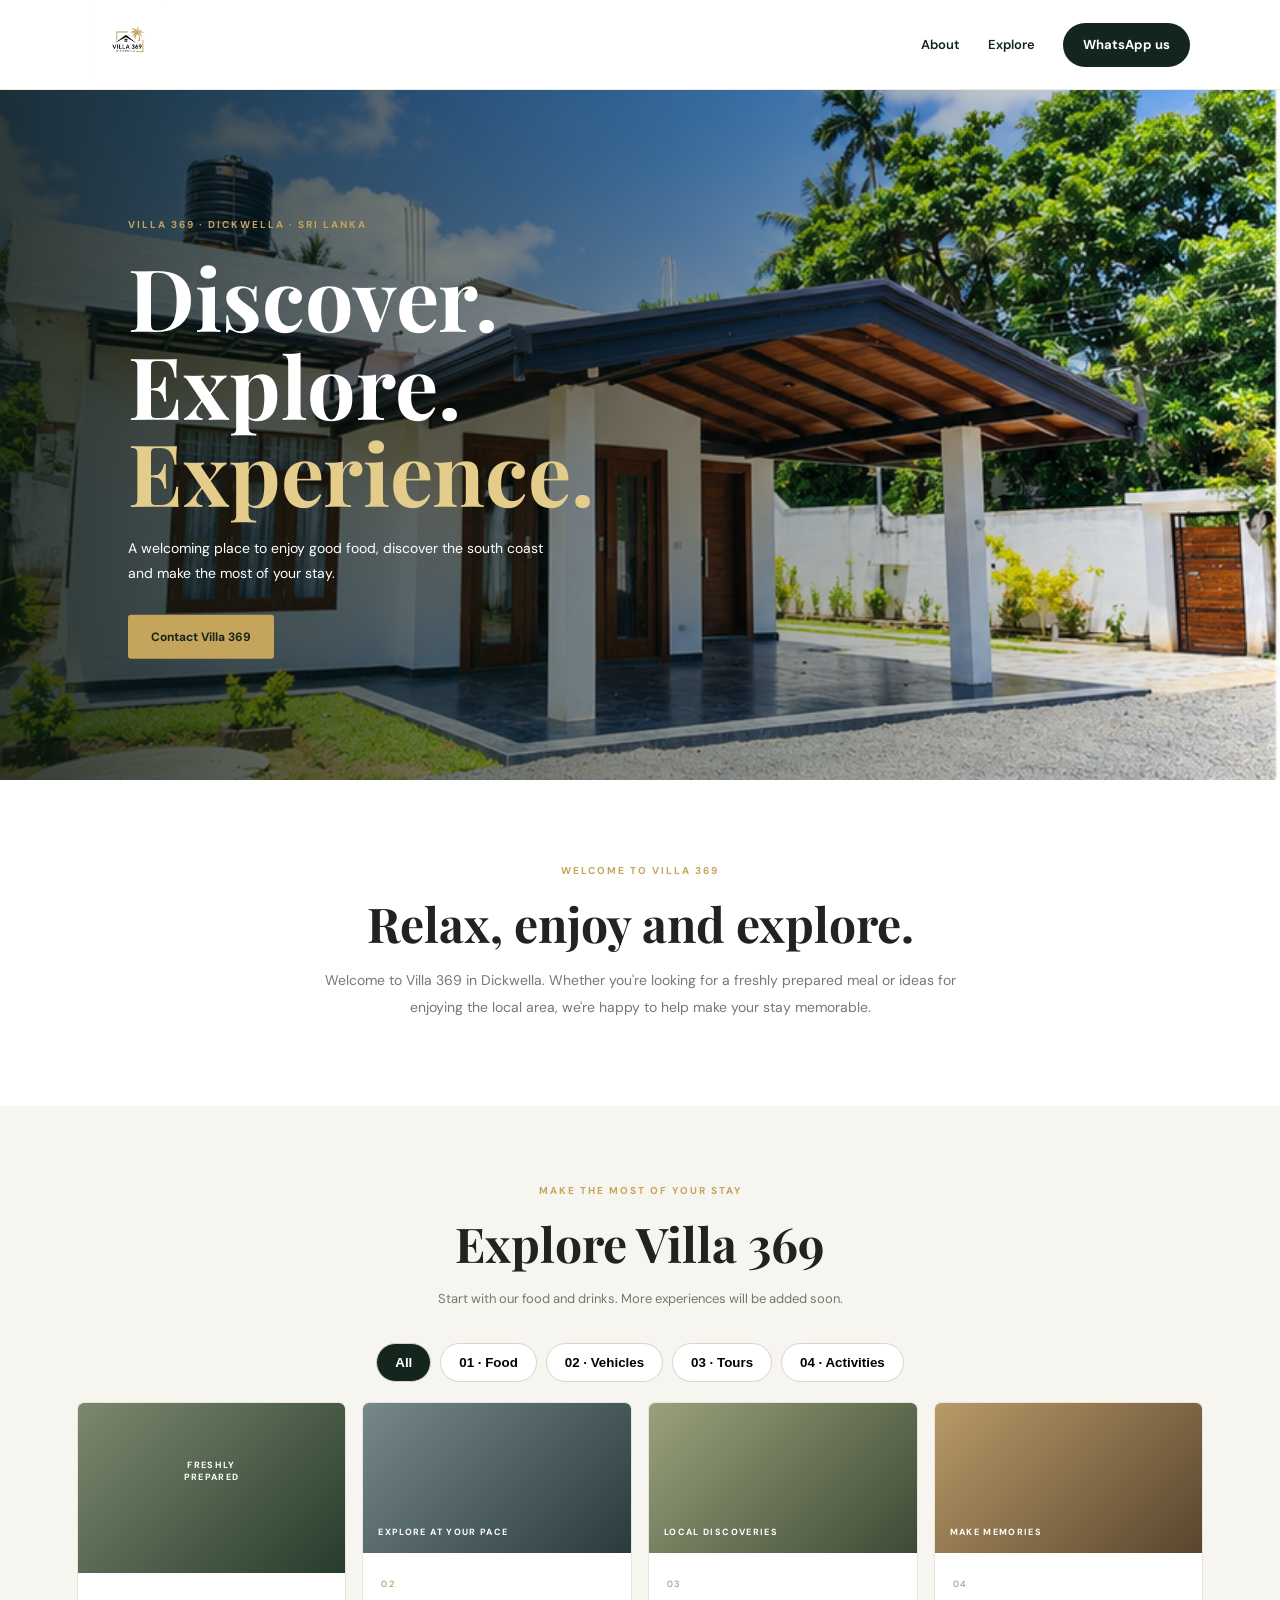
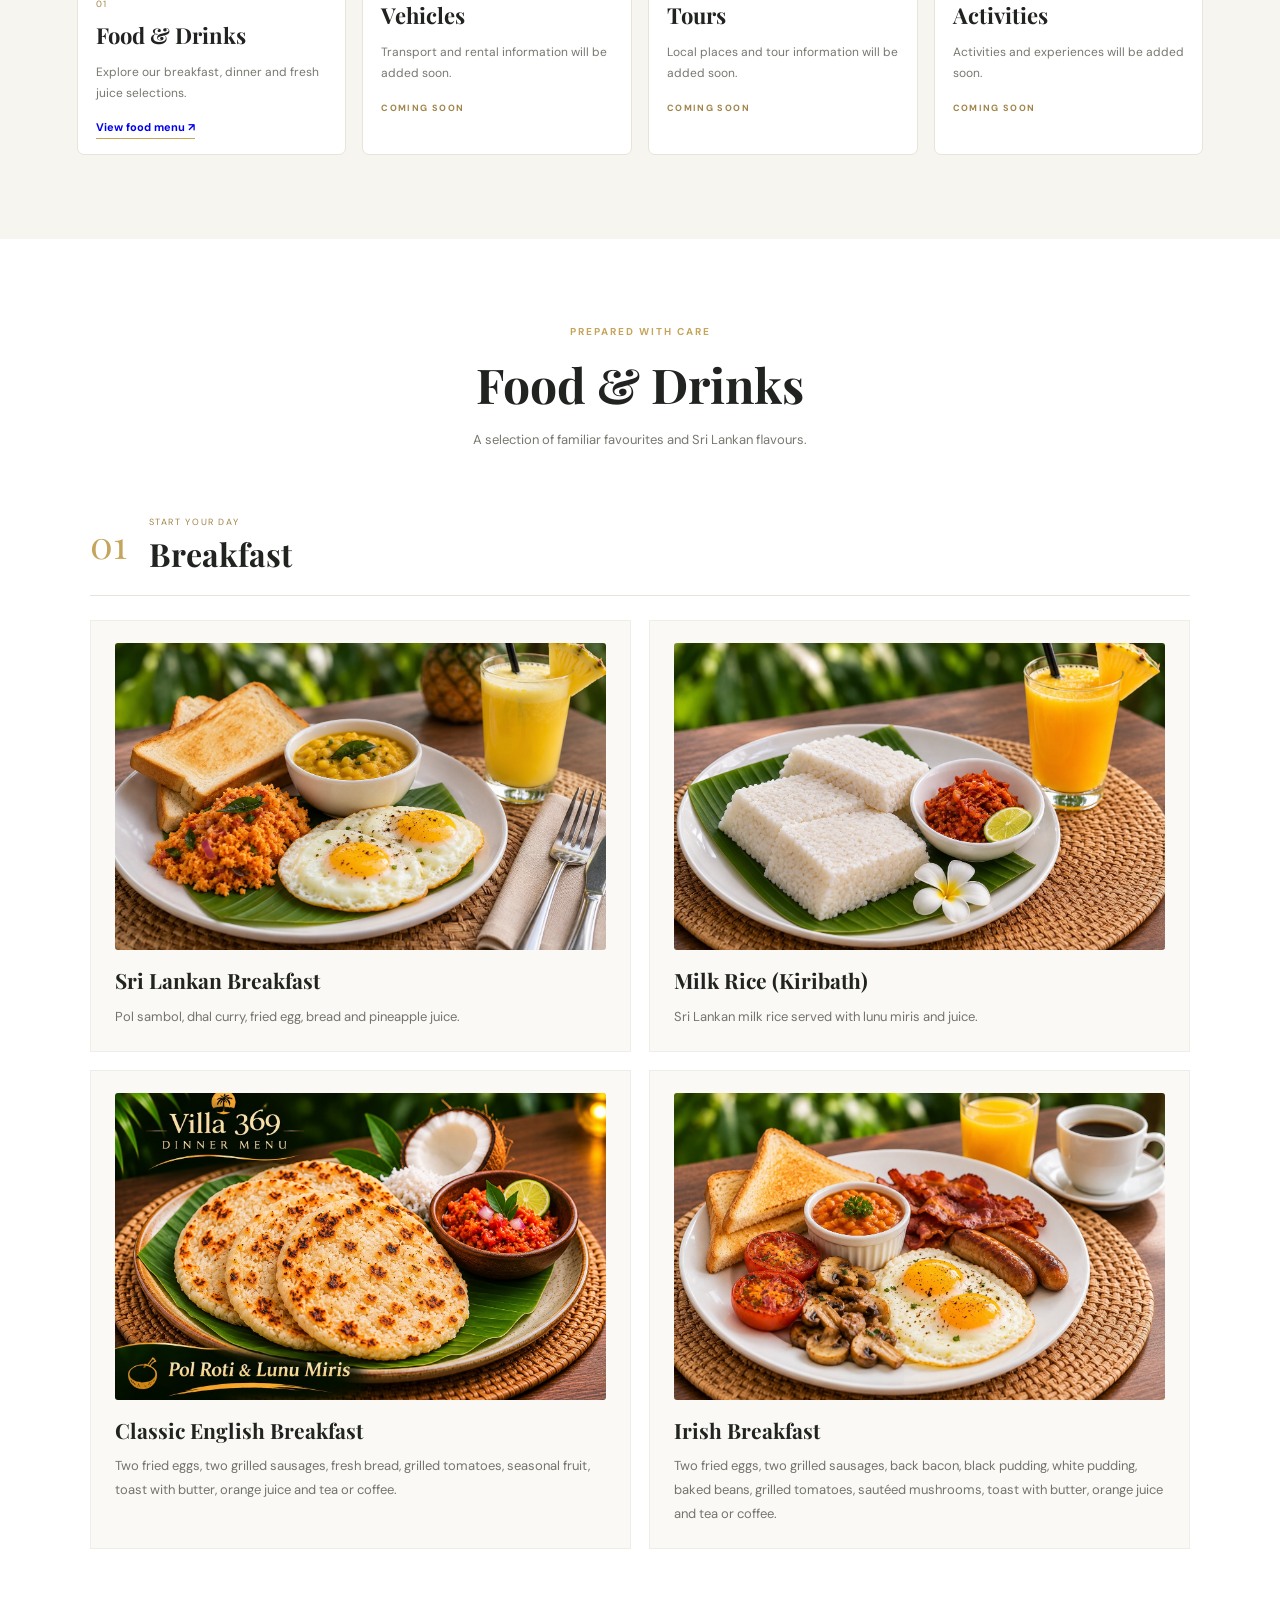
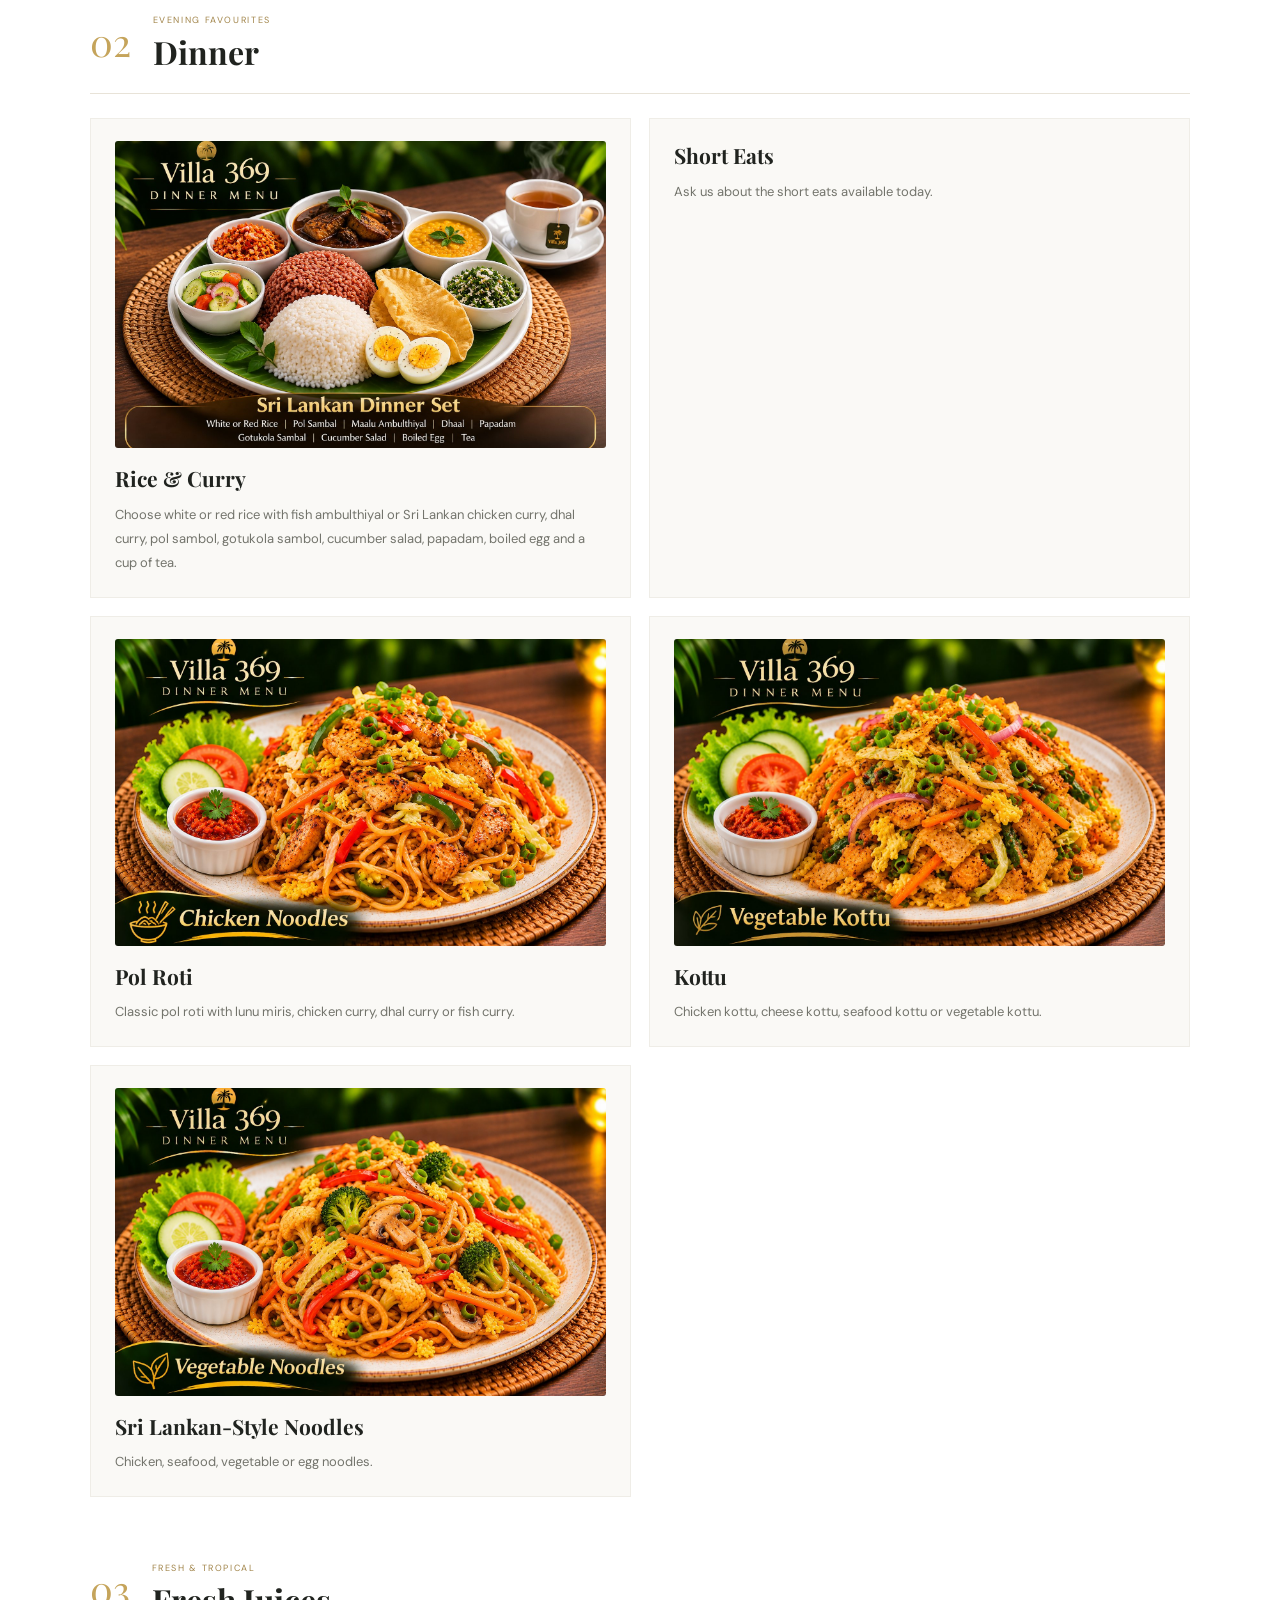
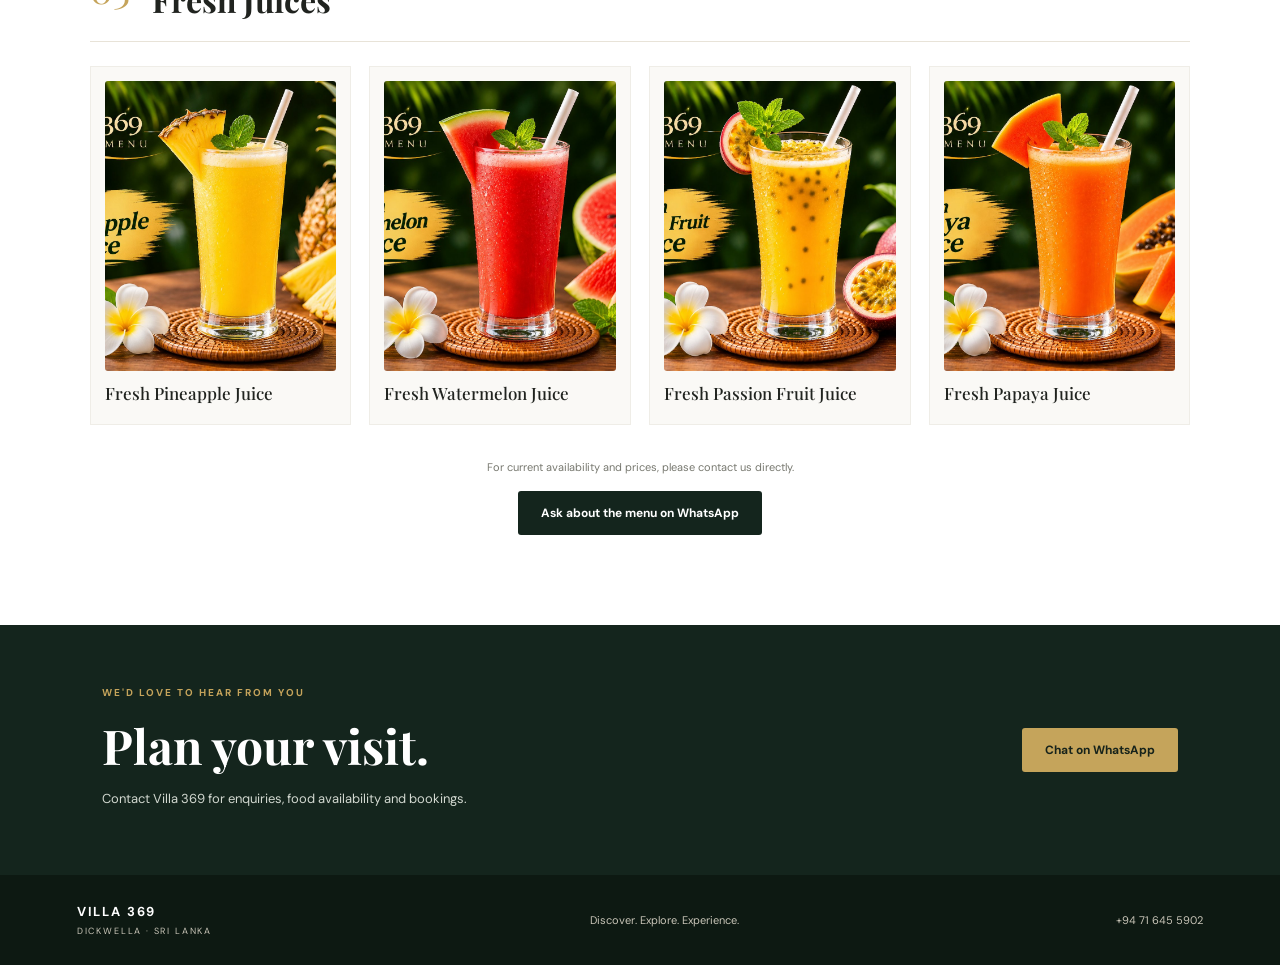
<file: index.html>
<!doctype html>
<html lang="en"><head><meta charset="utf-8"><meta name="viewport" content="width=device-width,initial-scale=1"><meta name="description" content="Villa 369 in Dickwella, Sri Lanka. Food, drinks and local experiences."><title>Villa 369 | Dickwella</title><link rel="preconnect" href="https://fonts.googleapis.com"><link href="https://fonts.googleapis.com/css2?family=DM+Sans:wght@400;500;600;700&family=Playfair+Display:wght@500;600;700&display=swap" rel="stylesheet"><link rel="stylesheet" href="styles.css"></head>
<body>
<header><a class="brand" href="#home"><img src="assets/villa369-logo.jpeg" alt="Villa 369 Dickwella"></a><nav class="top-nav"><a href="#about">About</a><a href="#explore">Explore</a><a class="nav-cta" href="https://wa.me/94716455902">WhatsApp us</a></nav><button class="menu-toggle" aria-label="Toggle navigation" aria-expanded="false">☰</button></header>
<main>
<section class="hero" id="home"><img src="assets/villa369-hero.png" alt="Villa 369 property"><div class="shade"></div><div class="hero-copy"><small>VILLA 369 · DICKWELLA · SRI LANKA</small><h1>Discover.<br>Explore.<br><em>Experience.</em></h1><p>A welcoming place to enjoy good food, discover the south coast and make the most of your stay.</p><a class="button gold" href="https://wa.me/94716455902">Contact Villa 369</a></div></section>
<section class="intro" id="about"><small>WELCOME TO VILLA 369</small><h2>Relax, enjoy and explore.</h2><p>Welcome to Villa 369 in Dickwella. Whether you're looking for a freshly prepared meal or ideas for enjoying the local area, we're happy to help make your stay memorable.</p></section>
<section class="explore" id="explore"><small>MAKE THE MOST OF YOUR STAY</small><h2>Explore Villa 369</h2><p class="lead">Start with our food and drinks. More experiences will be added soon.</p><nav class="tabs" aria-label="Explore categories"><button class="active" data-filter="all" aria-pressed="true">All</button><button data-filter="food" aria-pressed="false">01 · Food</button><button data-filter="vehicles" aria-pressed="false">02 · Vehicles</button><button data-filter="tours" aria-pressed="false">03 · Tours</button><button data-filter="activities" aria-pressed="false">04 · Activities</button></nav>
<div class="cards">
<article data-category="food"><div class="art food">FRESHLY PREPARED</div><div class="card"><small>01</small><h3>Food & Drinks</h3><p>Explore our breakfast, dinner and fresh juice selections.</p><a href="#food-menu">View food menu ↗</a></div></article>
<article data-category="vehicles"><div class="art vehicle">EXPLORE AT YOUR PACE</div><div class="card"><small>02</small><h3>Vehicles</h3><p>Transport and rental information will be added soon.</p><b>COMING SOON</b></div></article>
<article data-category="tours"><div class="art tour">LOCAL DISCOVERIES</div><div class="card"><small>03</small><h3>Tours</h3><p>Local places and tour information will be added soon.</p><b>COMING SOON</b></div></article>
<article data-category="activities"><div class="art activity">MAKE MEMORIES</div><div class="card"><small>04</small><h3>Activities</h3><p>Activities and experiences will be added soon.</p><b>COMING SOON</b></div></article></div></section>
<section class="food" id="food-menu"><small>PREPARED WITH CARE</small><h2>Food & Drinks</h2><p class="lead">A selection of familiar favourites and Sri Lankan flavours.</p>
<div class="menu-block"><div class="heading"><span>01</span><div><small>START YOUR DAY</small><h3>Breakfast</h3></div></div><div class="menu-grid">
<article><img class="menu-photo" src="assets/food/sri-lankan-breakfast.jpg" alt="Sri Lankan breakfast"><h4>Sri Lankan Breakfast</h4><p>Pol sambol, dhal curry, fried egg, bread and pineapple juice.</p></article>
<article><img class="menu-photo" src="assets/food/milk-rice-kiribath.jpg" alt="Milk rice with lunu miris"><h4>Milk Rice (Kiribath)</h4><p>Sri Lankan milk rice served with lunu miris and juice.</p></article>
<article><img class="menu-photo" src="assets/food/english-breakfast.jpg" alt="Classic English breakfast"><h4>Classic English Breakfast</h4><p>Two fried eggs, two grilled sausages, fresh bread, grilled tomatoes, seasonal fruit, toast with butter, orange juice and tea or coffee.</p></article>
<article><img class="menu-photo" src="assets/food/irish-breakfast.jpg" alt="Irish breakfast"><h4>Irish Breakfast</h4><p>Two fried eggs, two grilled sausages, back bacon, black pudding, white pudding, baked beans, grilled tomatoes, sautéed mushrooms, toast with butter, orange juice and tea or coffee.</p></article></div></div>
<div class="menu-block"><div class="heading"><span>02</span><div><small>EVENING FAVOURITES</small><h3>Dinner</h3></div></div><div class="menu-grid">
<article><img class="menu-photo" src="assets/food/rice-and-curry.jpg" alt="Sri Lankan rice and curry"><h4>Rice & Curry</h4><p>Choose white or red rice with fish ambulthiyal or Sri Lankan chicken curry, dhal curry, pol sambol, gotukola sambol, cucumber salad, papadam, boiled egg and a cup of tea.</p></article>
<article><h4>Short Eats</h4><p>Ask us about the short eats available today.</p></article>
<article><img class="menu-photo" src="assets/food/pol-roti.jpg" alt="Pol roti with curry"><h4>Pol Roti</h4><p>Classic pol roti with lunu miris, chicken curry, dhal curry or fish curry.</p></article>
<article><img class="menu-photo" src="assets/food/kottu.jpg" alt="Sri Lankan kottu"><h4>Kottu</h4><p>Chicken kottu, cheese kottu, seafood kottu or vegetable kottu.</p></article>
<article><img class="menu-photo" src="assets/food/noodles.jpg" alt="Sri Lankan-style noodles"><h4>Sri Lankan-Style Noodles</h4><p>Chicken, seafood, vegetable or egg noodles.</p></article></div></div>
<div class="menu-block"><div class="heading"><span>03</span><div><small>FRESH & TROPICAL</small><h3>Fresh Juices</h3></div></div><div class="juice-grid">
<article><img class="menu-photo" src="assets/food/pineapple-juice.jpg" alt="Fresh pineapple juice"><p>Fresh Pineapple Juice</p></article>
<article><img class="menu-photo" src="assets/food/watermelon-juice.jpg" alt="Fresh watermelon juice"><p>Fresh Watermelon Juice</p></article>
<article><img class="menu-photo" src="assets/food/passion-fruit-juice.jpg" alt="Fresh passion fruit juice"><p>Fresh Passion Fruit Juice</p></article>
<article><img class="menu-photo" src="assets/food/papaya-juice.jpg" alt="Fresh papaya juice"><p>Fresh Papaya Juice</p></article>
</div></div>
<p class="note">For current availability and prices, please contact us directly.</p><a class="button dark" href="https://wa.me/94716455902?text=Hello%20Villa%20369%2C%20please%20share%20your%20food%20menu%20and%20prices.">Ask about the menu on WhatsApp</a></section>
<section class="contact"><div><small>WE'D LOVE TO HEAR FROM YOU</small><h2>Plan your visit.</h2><p>Contact Villa 369 for enquiries, food availability and bookings.</p></div><a class="button gold" href="https://wa.me/94716455902">Chat on WhatsApp</a></section>
</main><footer><strong>VILLA 369 <span>DICKWELLA · SRI LANKA</span></strong><p>Discover. Explore. Experience.</p><a href="https://wa.me/94716455902">+94 71 645 5902</a></footer><script src="script.js"></script></body></html>
</file>
<file: styles.css>
@import url('https://fonts.googleapis.com/css2?family=DM+Sans:wght@400;500;600;700&family=Playfair+Display:wght@500;600;700&display=swap');
:root{--green:#14251d;--gold:#c5a45b;--cream:#f7f5ef;--ink:#20231f;--muted:#77786f}*{box-sizing:border-box}html{scroll-behavior:smooth;scroll-padding-top:85px}body{margin:0;color:var(--ink);font-family:'DM Sans',Arial,sans-serif}header{height:90px;padding:8px clamp(28px,7vw,105px);display:flex;align-items:center;justify-content:space-between;background:#fff;border-bottom:1px solid #eeeae1;position:relative;z-index:4}.brand img{height:76px;max-width:205px;object-fit:contain}.top-nav{display:flex;align-items:center;gap:28px}.top-nav a{color:var(--green);text-decoration:none;font-size:13px;font-weight:600}.nav-cta{background:var(--green);color:white;padding:12px 20px;border-radius:28px}.menu-toggle{display:none}.hero{height:min(690px,78vh);min-height:520px;position:relative;overflow:hidden;background:#26382b}.hero>img{position:absolute;width:100%;height:100%;object-fit:cover;object-position:center 55%}.shade{position:absolute;inset:0;background:linear-gradient(90deg,rgba(8,19,13,.82),rgba(8,19,13,.32) 65%,transparent)}.hero-copy{position:absolute;top:50%;left:clamp(25px,10vw,145px);transform:translateY(-50%);color:white;max-width:570px}.hero-copy small,.intro>small,.explore>small,.food>small,.contact small{font-size:10px;letter-spacing:.2em;font-weight:700;color:var(--gold)}h1,h2,h3,h4{font-family:'Playfair Display',Georgia,serif}.hero h1{font-size:clamp(48px,7vw,86px);line-height:1.02;margin:20px 0}.hero h1 em{color:#e4cc8b;font-style:normal}.hero-copy p{font-size:14px;line-height:1.8;max-width:430px;margin-bottom:28px}.button{display:inline-block;text-decoration:none;padding:14px 23px;border-radius:3px;font-size:12px;font-weight:700}.gold{background:var(--gold);color:#17231b}.dark{background:var(--green);color:#fff}.intro{text-align:center;padding:78px 22px 86px}.intro h2,.explore h2,.food h2,.contact h2{font-size:clamp(34px,4.5vw,48px);margin:12px 0}.intro p{max-width:650px;margin:auto;color:var(--muted);line-height:1.9;font-size:14px}.explore{text-align:center;padding:72px clamp(18px,6vw,88px) 84px;background:var(--cream)}.lead{font-size:13px;color:var(--muted);line-height:1.7}.tabs{display:flex;justify-content:center;gap:9px;overflow-x:auto;padding:20px 2px}.tabs button{border:1px solid #d8d4ca;background:white;border-radius:30px;padding:11px 18px;white-space:nowrap;font-weight:600;cursor:pointer}.tabs button.active{background:var(--green);color:white}.cards{display:grid;grid-template-columns:repeat(4,minmax(0,1fr));gap:16px;max-width:1250px;margin:0 auto}.cards article{background:white;text-align:left;border:1px solid #e8e4d9;border-radius:7px;overflow:hidden}.cards article[hidden]{display:none}.art{height:150px;display:flex;align-items:flex-end;padding:15px;color:white;font-size:9px;letter-spacing:.15em;font-weight:700;background:linear-gradient(135deg,#7c886e,#263c2c)}.vehicle{background:linear-gradient(135deg,#77888a,#293b3d)}.tour{background:linear-gradient(135deg,#9aa17b,#3c4a35)}.activity{background:linear-gradient(135deg,#b99a68,#59452e)}.card{padding:18px}.card small,.card b{font-size:9px;letter-spacing:.15em;color:#a18449}.card h3{font-size:22px;margin:8px 0}.card p{font-size:12px;line-height:1.7;color:var(--muted);min-height:40px}.card a{font-size:11px;font-weight:700;text-decoration:none;border-bottom:1px solid var(--gold);padding-bottom:4px}.food{text-align:center;padding:80px clamp(18px,7vw,100px) 90px}.menu-block{max-width:1050px;margin:50px auto 0;text-align:left}.heading{display:flex;align-items:center;gap:18px;border-bottom:1px solid #e8e3d8;padding-bottom:15px;margin-bottom:20px}.heading>span{font-size:34px;color:var(--gold);font-family:'Playfair Display',serif}.heading small{font-size:9px;letter-spacing:.18em;color:#a18449}.heading h3{font-size:29px;margin:2px 0}.menu-grid{display:grid;grid-template-columns:repeat(2,minmax(0,1fr));gap:13px}.menu-grid article{padding:18px 20px;background:#faf9f6;border:1px solid #efede7}.menu-grid h4{font-size:19px;margin:0 0 8px}.menu-grid p{font-size:12px;line-height:1.8;color:#73746c;margin:0}.juices{display:grid;grid-template-columns:repeat(2,1fr);gap:0 28px}.juices p{padding:14px 0;border-bottom:1px solid #eae6dc;font:500 16px 'Playfair Display',serif}.note{font-size:11px;color:var(--muted);margin:35px 0 17px}.contact{background:var(--green);color:white;padding:55px clamp(22px,8vw,110px);display:flex;align-items:center;justify-content:space-between;gap:24px}.contact p{font-size:13px;color:#d2d8d0}.contact h2{margin-bottom:8px}footer{background:#0d1912;color:white;padding:27px clamp(20px,6vw,88px);display:flex;justify-content:space-between;align-items:center;gap:14px}footer strong{font-size:13px;letter-spacing:.14em}footer strong span{display:block;font-size:9px;font-weight:400;color:#c9c5b8;margin-top:5px}footer p,footer a{font-size:11px;color:#c9c5b8;text-decoration:none}
@media(max-width:850px){.cards{grid-template-columns:repeat(2,1fr)}.hero{height:570px}}
@media(max-width:560px){header{height:72px;padding:7px 17px}.brand img{height:56px;max-width:150px}.menu-toggle{display:block;border:0;background:none;font-size:24px}.top-nav{display:none;position:absolute;top:71px;left:0;right:0;padding:18px;background:#fff;box-shadow:0 10px 20px #0001;flex-direction:column}.top-nav.open{display:flex}.hero{height:72vh;min-height:530px}.hero-copy{left:23px;right:20px}.hero h1{font-size:53px}.explore,.food{padding:58px 16px}.tabs{justify-content:flex-start}.tabs button{padding:10px 14px;font-size:11px}.cards{gap:10px}.art{height:110px;padding:10px;font-size:8px}.card{padding:12px}.card h3{font-size:19px}.card p{font-size:11px;min-height:55px}.menu-grid,.juices{grid-template-columns:1fr}.contact{align-items:flex-start;flex-direction:column;padding:42px 22px}footer{flex-direction:column;text-align:center;padding:25px 15px;gap:7px}}
/* Keep the WhatsApp navigation button text readable */
.top-nav a.nav-cta{color:#fff;background:var(--green)}

/* Explicit WhatsApp CTA styling */
.top-nav a.nav-cta,
.top-nav.open a.nav-cta {
  display: inline-flex;
  align-items: center;
  justify-content: center;
  min-width: 126px;
  min-height: 44px;
  padding: 12px 20px;
  color: #ffffff !important;
  background: #14251d;
  font-size: 13px;
  font-weight: 700;
  line-height: 1.2;
  text-align: center;
  text-decoration: none;
  border-radius: 28px;
  opacity: 1;
  visibility: visible;
}

/* Food photography additions */
.menu-photo{display:block;width:100%;aspect-ratio:16/10;object-fit:cover;border-radius:3px;margin:0 0 14px}.menu-grid article{overflow:hidden}.juice-grid{display:grid;grid-template-columns:repeat(4,minmax(0,1fr));gap:14px}.juice-grid article{background:#faf9f6;border:1px solid #efede7;padding:12px}.juice-grid .menu-photo{aspect-ratio:4/5;margin-bottom:10px}.juice-grid p{font:500 16px 'Playfair Display',serif;margin:0 0 4px}@media(max-width:700px){.juice-grid{grid-template-columns:repeat(2,minmax(0,1fr))}}


/* Villa 369 food menu readability and spacing polish */
.menu-block{
  width:min(100%,1200px);
  max-width:1200px;
  margin:58px auto 0;
}
.heading{gap:22px;padding-bottom:18px;margin-bottom:24px}
.heading>span{font-size:38px}
.heading h3{font-size:32px}
.menu-grid{gap:18px}
.menu-grid article{padding:22px 24px}
.menu-grid h4{font-size:21px;line-height:1.35;margin:0 0 10px}
.menu-grid p{font-size:13px;line-height:1.85}
.menu-photo{aspect-ratio:16/10;margin-bottom:16px}
.juice-grid{gap:18px}
.juice-grid article{padding:14px}
.juice-grid p{font-size:17px;line-height:1.5}
@media(max-width:700px){
  .menu-block{margin-top:42px}
  .menu-grid{gap:13px}
  .menu-grid article{padding:15px}
  .menu-grid h4{font-size:18px}
  .menu-grid p{font-size:12px}
}
</file>
